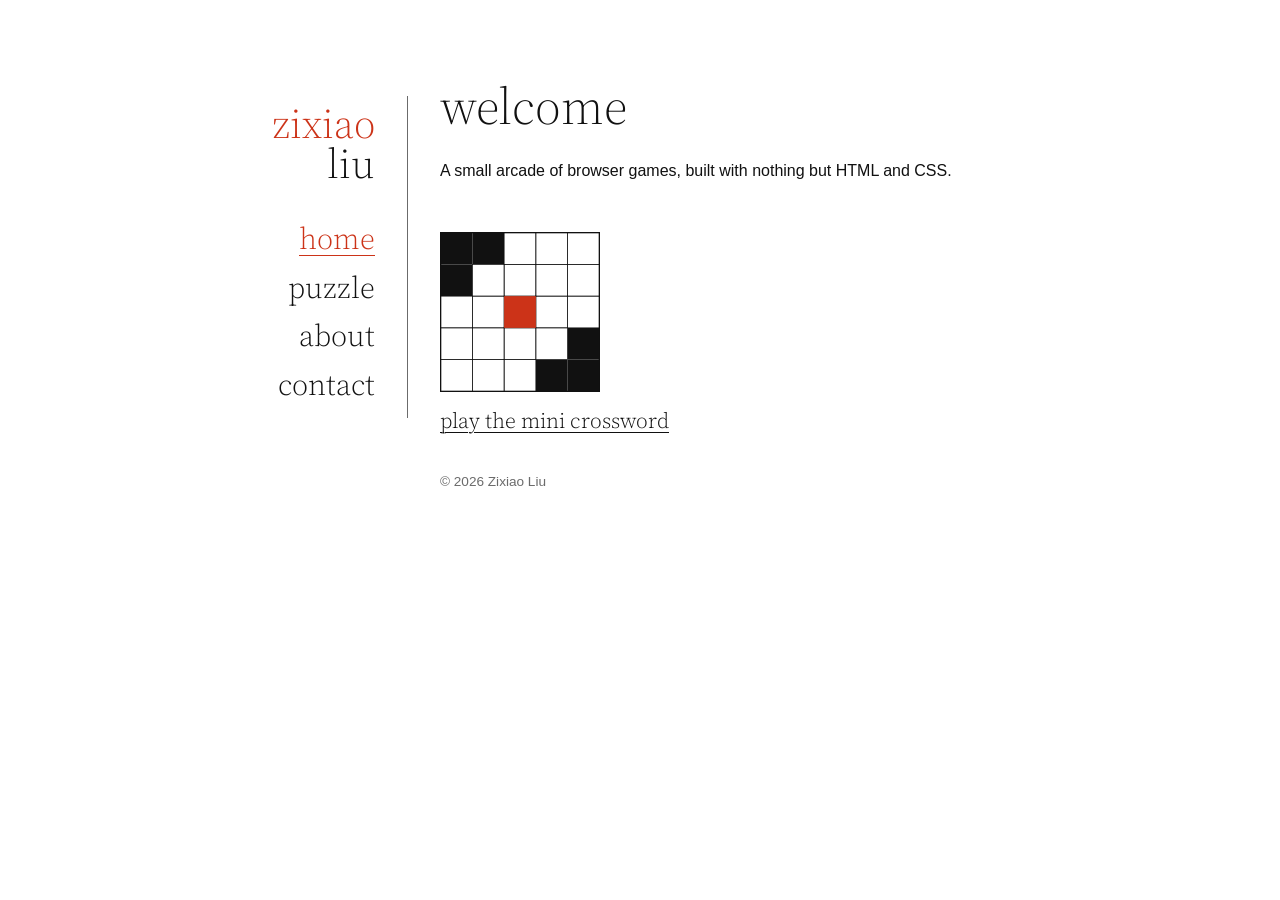
<file: index.html>
<!DOCTYPE html>
<html lang="en">
<head>
  <meta charset="utf-8">
  <meta name="viewport" content="width=device-width, initial-scale=1">
  <title>The Arcade | Zixiao Liu</title>
  <meta name="description" content="A small arcade of browser games by Zixiao Liu, built with HTML and CSS.">
  <link rel="icon" href="assets/icons/favicon.svg" type="image/svg+xml">
  <link rel="preconnect" href="https://fonts.googleapis.com">
  <link rel="preconnect" href="https://fonts.gstatic.com" crossorigin>
  <link rel="stylesheet" href="https://fonts.googleapis.com/css2?family=Source+Serif+4:opsz,wght@8..60,300;8..60,400&amp;display=swap">
  <link rel="stylesheet" href="styles/global.css">
  <link rel="stylesheet" href="home.css">
</head>
<body>
  <a class="skip-link" href="#main">Skip to main content</a>

  <header class="site-header">
    <a class="wordmark" href="index.html">
      <span class="wordmark__first">zixiao</span>
      <span>liu</span>
    </a>
    <nav class="site-nav" aria-label="Primary">
      <ul class="site-nav__list">
        <li><a class="site-nav__link" href="index.html" aria-current="page">home</a></li>
        <li><a class="site-nav__link" href="game/index.html">puzzle</a></li>
        <li><a class="site-nav__link" href="about/index.html">about</a></li>
        <li><a class="site-nav__link" href="contact/index.html">contact</a></li>
      </ul>
    </nav>
  </header>

  <main id="main">
    <h1 class="page-title">welcome</h1>
    <p>A small arcade of browser games, built with nothing but HTML and CSS.</p>
    <a class="home__play" href="game/index.html">
      <img class="home__preview" src="assets/images/crossword-preview.svg" width="240" height="240"
           alt="Preview of the five by five mini crossword grid.">
      <span>play the mini crossword</span>
    </a>
  </main>

  <footer class="site-footer">
    <p>© 2026 Zixiao Liu</p>
  </footer>
</body>
</html>
</file>
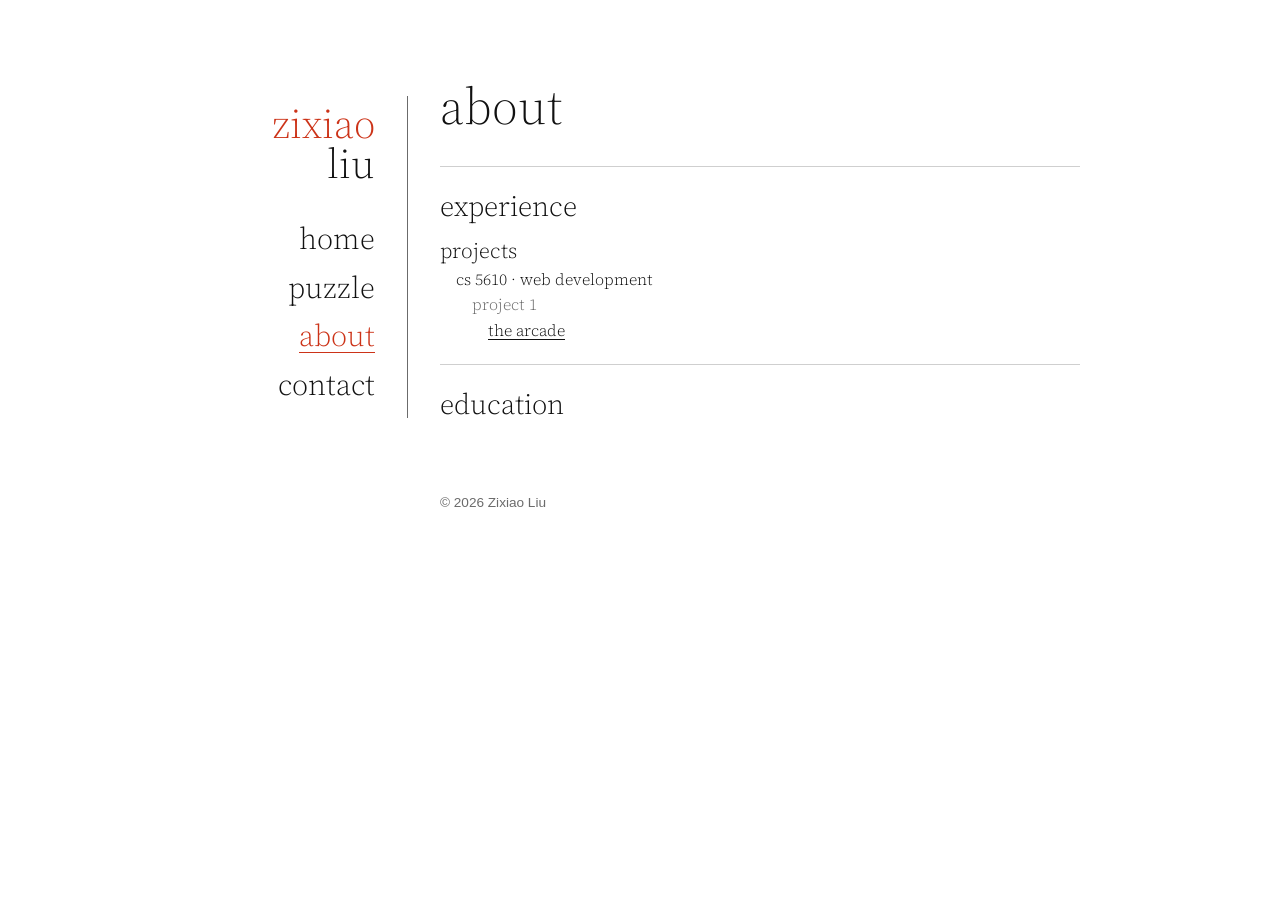
<file: about/index.html>
<!DOCTYPE html>
<html lang="en">
<head>
  <meta charset="utf-8">
  <meta name="viewport" content="width=device-width, initial-scale=1">
  <title>About | The Arcade | Zixiao Liu</title>
  <meta name="description" content="About Zixiao Liu.">
  <link rel="icon" href="../assets/icons/favicon.svg" type="image/svg+xml">
  <link rel="preconnect" href="https://fonts.googleapis.com">
  <link rel="preconnect" href="https://fonts.gstatic.com" crossorigin>
  <link rel="stylesheet" href="https://fonts.googleapis.com/css2?family=Source+Serif+4:opsz,wght@8..60,300;8..60,400&amp;display=swap">
  <link rel="stylesheet" href="../styles/global.css">
  <link rel="stylesheet" href="about.css">
</head>
<body>
  <a class="skip-link" href="#main">Skip to main content</a>

  <header class="site-header">
    <a class="wordmark" href="../index.html">
      <span class="wordmark__first">zixiao</span>
      <span>liu</span>
    </a>
    <nav class="site-nav" aria-label="Primary">
      <ul class="site-nav__list">
        <li><a class="site-nav__link" href="../index.html">home</a></li>
        <li><a class="site-nav__link" href="../game/index.html">puzzle</a></li>
        <li><a class="site-nav__link" href="../about/index.html" aria-current="page">about</a></li>
        <li><a class="site-nav__link" href="../contact/index.html">contact</a></li>
      </ul>
    </nav>
  </header>

  <main id="main">
    <h1 class="page-title">about</h1>
    <section class="about__section" aria-labelledby="experience-title">
      <h2 id="experience-title">experience</h2>
      <h3>projects</h3>
      <h4>cs 5610 · web development</h4>
      <h5>project 1</h5>
      <h6><a href="../index.html">the arcade</a></h6>
    </section>
    <section class="about__section" aria-labelledby="education-title">
      <h2 id="education-title">education</h2>
    </section>
  </main>

  <footer class="site-footer">
    <p>© 2026 Zixiao Liu</p>
  </footer>
</body>
</html>
</file>
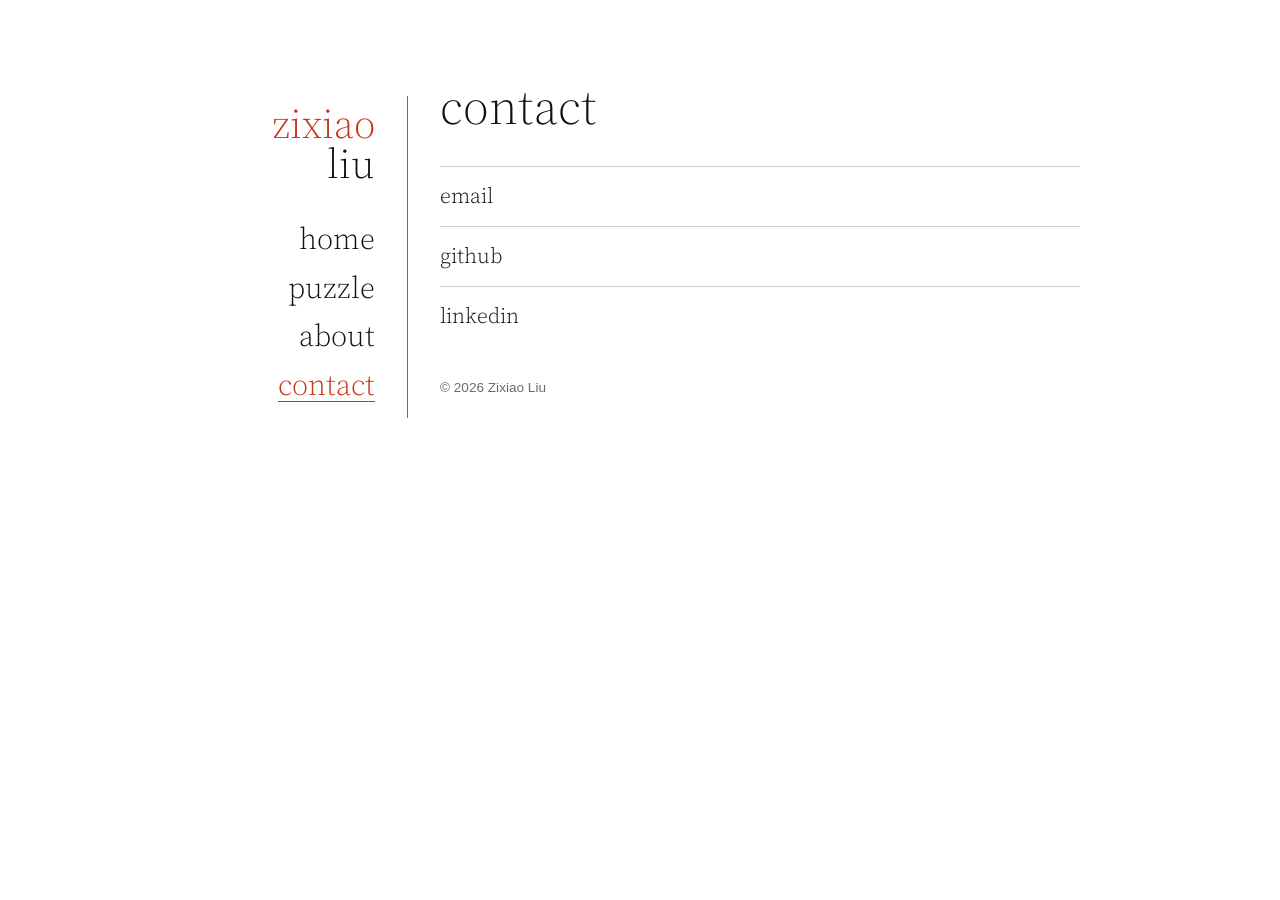
<file: contact/index.html>
<!DOCTYPE html>
<html lang="en">
<head>
  <meta charset="utf-8">
  <meta name="viewport" content="width=device-width, initial-scale=1">
  <title>Contact | The Arcade | Zixiao Liu</title>
  <meta name="description" content="How to reach Zixiao Liu.">
  <link rel="icon" href="../assets/icons/favicon.svg" type="image/svg+xml">
  <link rel="preconnect" href="https://fonts.googleapis.com">
  <link rel="preconnect" href="https://fonts.gstatic.com" crossorigin>
  <link rel="stylesheet" href="https://fonts.googleapis.com/css2?family=Source+Serif+4:opsz,wght@8..60,300;8..60,400&amp;display=swap">
  <link rel="stylesheet" href="../styles/global.css">
  <link rel="stylesheet" href="contact.css">
</head>
<body>
  <a class="skip-link" href="#main">Skip to main content</a>

  <header class="site-header">
    <a class="wordmark" href="../index.html">
      <span class="wordmark__first">zixiao</span>
      <span>liu</span>
    </a>
    <nav class="site-nav" aria-label="Primary">
      <ul class="site-nav__list">
        <li><a class="site-nav__link" href="../index.html">home</a></li>
        <li><a class="site-nav__link" href="../game/index.html">puzzle</a></li>
        <li><a class="site-nav__link" href="../about/index.html">about</a></li>
        <li><a class="site-nav__link" href="../contact/index.html" aria-current="page">contact</a></li>
      </ul>
    </nav>
  </header>

  <main id="main">
    <h1 class="page-title">contact</h1>
    <dl class="contact__list">
      <div class="contact__item">
        <dt>email</dt>
        <dd></dd>
      </div>
      <div class="contact__item">
        <dt>github</dt>
        <dd></dd>
      </div>
      <div class="contact__item">
        <dt>linkedin</dt>
        <dd></dd>
      </div>
    </dl>
  </main>

  <footer class="site-footer">
    <p>© 2026 Zixiao Liu</p>
  </footer>
</body>
</html>
</file>
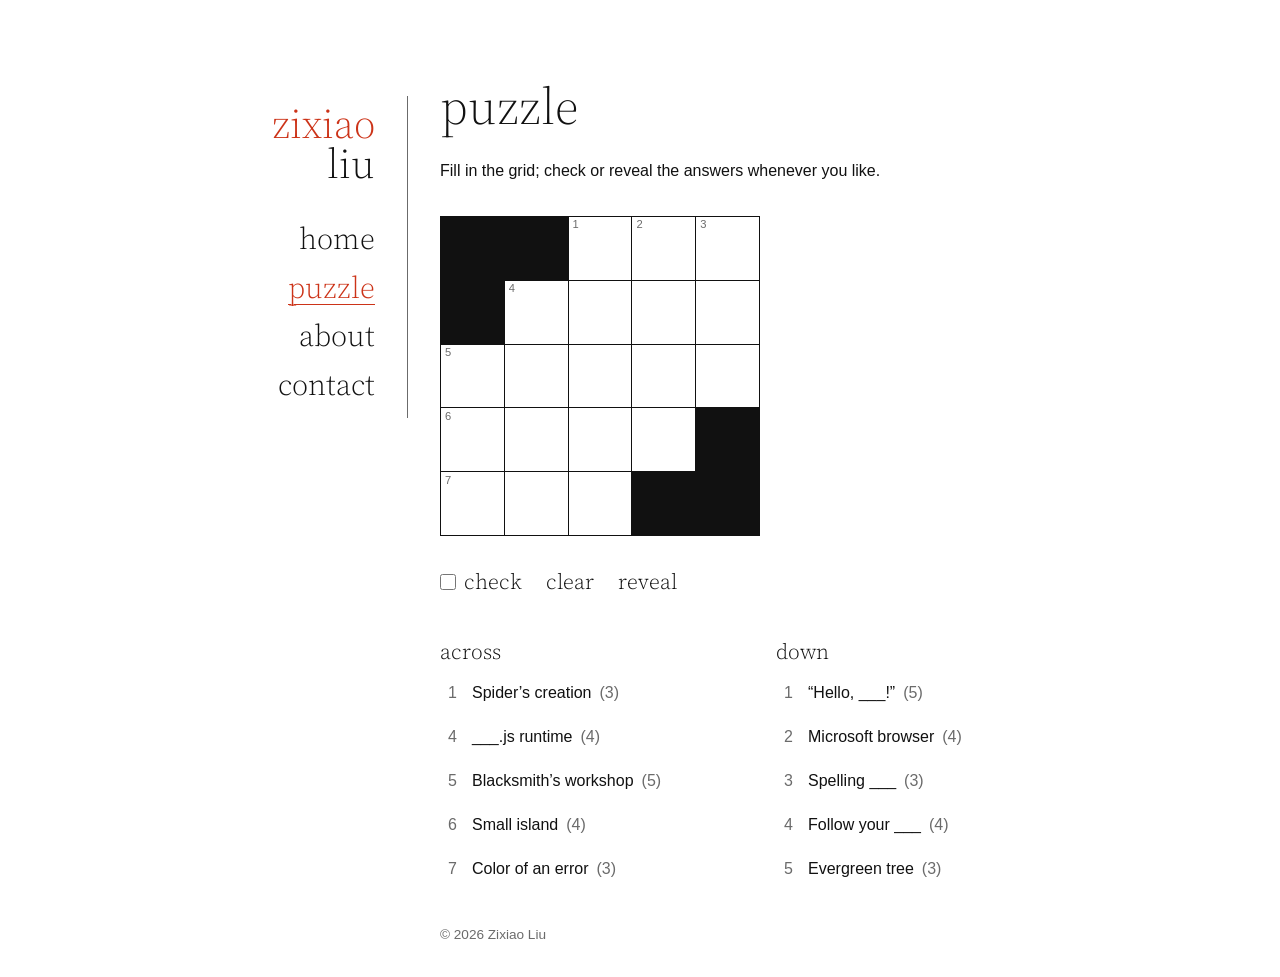
<file: game/index.html>
<!DOCTYPE html>
<html lang="en">
<head>
  <meta charset="utf-8">
  <meta name="viewport" content="width=device-width, initial-scale=1">
  <title>Puzzle | The Arcade | Zixiao Liu</title>
  <meta name="description" content="A playable 5×5 mini crossword built with only HTML and CSS.">
  <link rel="icon" href="../assets/icons/favicon.svg" type="image/svg+xml">
  <link rel="preconnect" href="https://fonts.googleapis.com">
  <link rel="preconnect" href="https://fonts.gstatic.com" crossorigin>
  <link rel="stylesheet" href="https://fonts.googleapis.com/css2?family=Source+Serif+4:opsz,wght@8..60,300;8..60,400&amp;display=swap">
  <link rel="stylesheet" href="../styles/global.css">
  <link rel="stylesheet" href="game.css">
</head>
<body>
  <a class="skip-link" href="#main">Skip to main content</a>

  <header class="site-header">
    <a class="wordmark" href="../index.html">
      <span class="wordmark__first">zixiao</span>
      <span>liu</span>
    </a>
    <nav class="site-nav" aria-label="Primary">
      <ul class="site-nav__list">
        <li><a class="site-nav__link" href="../index.html">home</a></li>
        <li><a class="site-nav__link" href="../game/index.html" aria-current="page">puzzle</a></li>
        <li><a class="site-nav__link" href="../about/index.html">about</a></li>
        <li><a class="site-nav__link" href="../contact/index.html">contact</a></li>
      </ul>
    </nav>
  </header>

  <main id="main">
    <h1 class="page-title">puzzle</h1>
    <p>Fill in the grid; check or reveal the answers whenever you like.</p>

    <form class="puzzle" aria-label="Mini crossword">
      <div class="board" role="group" aria-label="Crossword grid, 5 rows by 5 columns">
        <div class="cell cell--block"></div>
        <div class="cell cell--block"></div>
        <div class="cell" data-across="1" data-down="1">
          <span class="cell__number" aria-hidden="true">1</span>
          <input class="cell__input" id="r1c3" type="text" maxlength="1" pattern="[Ww]" placeholder=" " autocomplete="off" autocapitalize="characters" spellcheck="false" aria-label="Row 1, column 3: 1 Across, 1 Down" aria-describedby="clue-a1 clue-d1">
          <span class="cell__answer" aria-hidden="true">W</span>
        </div>
        <div class="cell" data-across="1" data-down="2">
          <span class="cell__number" aria-hidden="true">2</span>
          <input class="cell__input" id="r1c4" type="text" maxlength="1" pattern="[Ee]" placeholder=" " autocomplete="off" autocapitalize="characters" spellcheck="false" aria-label="Row 1, column 4: 1 Across, 2 Down" aria-describedby="clue-a1 clue-d2">
          <span class="cell__answer" aria-hidden="true">E</span>
        </div>
        <div class="cell" data-across="1" data-down="3">
          <span class="cell__number" aria-hidden="true">3</span>
          <input class="cell__input" id="r1c5" type="text" maxlength="1" pattern="[Bb]" placeholder=" " autocomplete="off" autocapitalize="characters" spellcheck="false" aria-label="Row 1, column 5: 1 Across, 3 Down" aria-describedby="clue-a1 clue-d3">
          <span class="cell__answer" aria-hidden="true">B</span>
        </div>
        <div class="cell cell--block"></div>
        <div class="cell" data-across="4" data-down="4">
          <span class="cell__number" aria-hidden="true">4</span>
          <input class="cell__input" id="r2c2" type="text" maxlength="1" pattern="[Nn]" placeholder=" " autocomplete="off" autocapitalize="characters" spellcheck="false" aria-label="Row 2, column 2: 4 Across, 4 Down" aria-describedby="clue-a4 clue-d4">
          <span class="cell__answer" aria-hidden="true">N</span>
        </div>
        <div class="cell" data-across="4" data-down="1">
          <input class="cell__input" id="r2c3" type="text" maxlength="1" pattern="[Oo]" placeholder=" " autocomplete="off" autocapitalize="characters" spellcheck="false" aria-label="Row 2, column 3: 4 Across, 1 Down" aria-describedby="clue-a4 clue-d1">
          <span class="cell__answer" aria-hidden="true">O</span>
        </div>
        <div class="cell" data-across="4" data-down="2">
          <input class="cell__input" id="r2c4" type="text" maxlength="1" pattern="[Dd]" placeholder=" " autocomplete="off" autocapitalize="characters" spellcheck="false" aria-label="Row 2, column 4: 4 Across, 2 Down" aria-describedby="clue-a4 clue-d2">
          <span class="cell__answer" aria-hidden="true">D</span>
        </div>
        <div class="cell" data-across="4" data-down="3">
          <input class="cell__input" id="r2c5" type="text" maxlength="1" pattern="[Ee]" placeholder=" " autocomplete="off" autocapitalize="characters" spellcheck="false" aria-label="Row 2, column 5: 4 Across, 3 Down" aria-describedby="clue-a4 clue-d3">
          <span class="cell__answer" aria-hidden="true">E</span>
        </div>
        <div class="cell" data-across="5" data-down="5">
          <span class="cell__number" aria-hidden="true">5</span>
          <input class="cell__input" id="r3c1" type="text" maxlength="1" pattern="[Ff]" placeholder=" " autocomplete="off" autocapitalize="characters" spellcheck="false" aria-label="Row 3, column 1: 5 Across, 5 Down" aria-describedby="clue-a5 clue-d5">
          <span class="cell__answer" aria-hidden="true">F</span>
        </div>
        <div class="cell" data-across="5" data-down="4">
          <input class="cell__input" id="r3c2" type="text" maxlength="1" pattern="[Oo]" placeholder=" " autocomplete="off" autocapitalize="characters" spellcheck="false" aria-label="Row 3, column 2: 5 Across, 4 Down" aria-describedby="clue-a5 clue-d4">
          <span class="cell__answer" aria-hidden="true">O</span>
        </div>
        <div class="cell" data-across="5" data-down="1">
          <input class="cell__input" id="r3c3" type="text" maxlength="1" pattern="[Rr]" placeholder=" " autocomplete="off" autocapitalize="characters" spellcheck="false" aria-label="Row 3, column 3: 5 Across, 1 Down" aria-describedby="clue-a5 clue-d1">
          <span class="cell__answer" aria-hidden="true">R</span>
        </div>
        <div class="cell" data-across="5" data-down="2">
          <input class="cell__input" id="r3c4" type="text" maxlength="1" pattern="[Gg]" placeholder=" " autocomplete="off" autocapitalize="characters" spellcheck="false" aria-label="Row 3, column 4: 5 Across, 2 Down" aria-describedby="clue-a5 clue-d2">
          <span class="cell__answer" aria-hidden="true">G</span>
        </div>
        <div class="cell" data-across="5" data-down="3">
          <input class="cell__input" id="r3c5" type="text" maxlength="1" pattern="[Ee]" placeholder=" " autocomplete="off" autocapitalize="characters" spellcheck="false" aria-label="Row 3, column 5: 5 Across, 3 Down" aria-describedby="clue-a5 clue-d3">
          <span class="cell__answer" aria-hidden="true">E</span>
        </div>
        <div class="cell" data-across="6" data-down="5">
          <span class="cell__number" aria-hidden="true">6</span>
          <input class="cell__input" id="r4c1" type="text" maxlength="1" pattern="[Ii]" placeholder=" " autocomplete="off" autocapitalize="characters" spellcheck="false" aria-label="Row 4, column 1: 6 Across, 5 Down" aria-describedby="clue-a6 clue-d5">
          <span class="cell__answer" aria-hidden="true">I</span>
        </div>
        <div class="cell" data-across="6" data-down="4">
          <input class="cell__input" id="r4c2" type="text" maxlength="1" pattern="[Ss]" placeholder=" " autocomplete="off" autocapitalize="characters" spellcheck="false" aria-label="Row 4, column 2: 6 Across, 4 Down" aria-describedby="clue-a6 clue-d4">
          <span class="cell__answer" aria-hidden="true">S</span>
        </div>
        <div class="cell" data-across="6" data-down="1">
          <input class="cell__input" id="r4c3" type="text" maxlength="1" pattern="[Ll]" placeholder=" " autocomplete="off" autocapitalize="characters" spellcheck="false" aria-label="Row 4, column 3: 6 Across, 1 Down" aria-describedby="clue-a6 clue-d1">
          <span class="cell__answer" aria-hidden="true">L</span>
        </div>
        <div class="cell" data-across="6" data-down="2">
          <input class="cell__input" id="r4c4" type="text" maxlength="1" pattern="[Ee]" placeholder=" " autocomplete="off" autocapitalize="characters" spellcheck="false" aria-label="Row 4, column 4: 6 Across, 2 Down" aria-describedby="clue-a6 clue-d2">
          <span class="cell__answer" aria-hidden="true">E</span>
        </div>
        <div class="cell cell--block"></div>
        <div class="cell" data-across="7" data-down="5">
          <span class="cell__number" aria-hidden="true">7</span>
          <input class="cell__input" id="r5c1" type="text" maxlength="1" pattern="[Rr]" placeholder=" " autocomplete="off" autocapitalize="characters" spellcheck="false" aria-label="Row 5, column 1: 7 Across, 5 Down" aria-describedby="clue-a7 clue-d5">
          <span class="cell__answer" aria-hidden="true">R</span>
        </div>
        <div class="cell" data-across="7" data-down="4">
          <input class="cell__input" id="r5c2" type="text" maxlength="1" pattern="[Ee]" placeholder=" " autocomplete="off" autocapitalize="characters" spellcheck="false" aria-label="Row 5, column 2: 7 Across, 4 Down" aria-describedby="clue-a7 clue-d4">
          <span class="cell__answer" aria-hidden="true">E</span>
        </div>
        <div class="cell" data-across="7" data-down="1">
          <input class="cell__input" id="r5c3" type="text" maxlength="1" pattern="[Dd]" placeholder=" " autocomplete="off" autocapitalize="characters" spellcheck="false" aria-label="Row 5, column 3: 7 Across, 1 Down" aria-describedby="clue-a7 clue-d1">
          <span class="cell__answer" aria-hidden="true">D</span>
        </div>
        <div class="cell cell--block"></div>
        <div class="cell cell--block"></div>
      </div>

      <p class="puzzle__solved" role="status">solved.</p>

      <div class="puzzle__controls">
        <label class="control">
          <input class="control__checkbox" id="check-answers" type="checkbox">
          check
        </label>
        <button class="control" type="reset">clear</button>
        <details class="reveal">
          <summary class="control">reveal</summary>
          <p class="reveal__key">Across: web, node, forge, isle, red. Down: world, edge, bee, nose, fir.</p>
        </details>
      </div>

      <section class="clues" aria-labelledby="clues-title">
        <h2 id="clues-title" class="visually-hidden">Clues</h2>
        <div class="clues__group">
          <h3>across</h3>
          <ul class="clue-list">
          <li class="clue" id="clue-a1"><label class="clue__label" for="r1c3"><span class="clue__number">1</span> Spider’s creation <span class="clue__length">(3)</span></label></li>
          <li class="clue" id="clue-a4"><label class="clue__label" for="r2c2"><span class="clue__number">4</span> ___.js runtime <span class="clue__length">(4)</span></label></li>
          <li class="clue" id="clue-a5"><label class="clue__label" for="r3c1"><span class="clue__number">5</span> Blacksmith’s workshop <span class="clue__length">(5)</span></label></li>
          <li class="clue" id="clue-a6"><label class="clue__label" for="r4c1"><span class="clue__number">6</span> Small island <span class="clue__length">(4)</span></label></li>
          <li class="clue" id="clue-a7"><label class="clue__label" for="r5c1"><span class="clue__number">7</span> Color of an error <span class="clue__length">(3)</span></label></li>
          </ul>
        </div>
        <div class="clues__group">
          <h3>down</h3>
          <ul class="clue-list">
          <li class="clue" id="clue-d1"><label class="clue__label" for="r1c3"><span class="clue__number">1</span> “Hello, ___!” <span class="clue__length">(5)</span></label></li>
          <li class="clue" id="clue-d2"><label class="clue__label" for="r1c4"><span class="clue__number">2</span> Microsoft browser <span class="clue__length">(4)</span></label></li>
          <li class="clue" id="clue-d3"><label class="clue__label" for="r1c5"><span class="clue__number">3</span> Spelling ___ <span class="clue__length">(3)</span></label></li>
          <li class="clue" id="clue-d4"><label class="clue__label" for="r2c2"><span class="clue__number">4</span> Follow your ___ <span class="clue__length">(4)</span></label></li>
          <li class="clue" id="clue-d5"><label class="clue__label" for="r3c1"><span class="clue__number">5</span> Evergreen tree <span class="clue__length">(3)</span></label></li>
          </ul>
        </div>
      </section>
    </form>
  </main>

  <footer class="site-footer">
    <p>© 2026 Zixiao Liu</p>
  </footer>
</body>
</html>
</file>
<file: styles/global.css>
/* ==========================================================================
   The Arcade — shared styles
   ========================================================================== */

:root {
  /* Colour: white, one ink, one grey, one red */
  --color-bg: #ffffff;
  --color-ink: #111111;
  --color-muted: #6b6b6b;
  --color-line: #cfcfcf;
  --color-wash: #f4f4f4;
  --color-accent: #cc3318;
  --color-accent-wash: #fdeeeb;
  --color-success: #1d7a3e;
  --color-success-wash: #eaf5ee;
  --color-error: #b42b16;

  /* Type */
  --font-serif: "Source Serif 4", Palatino, "Palatino Linotype", Georgia, serif;
  --font-sans: "Helvetica Neue", Helvetica, Arial, sans-serif;

  --step--1: 0.85rem;
  --step-0: 1rem;
  --step-1: 1.35rem;
  --step-2: 1.8rem;
  --step-3: clamp(2.4rem, 1.8rem + 2.5vw, 3.2rem);

  /* Spacing */
  --space-1: 0.25rem;
  --space-2: 0.5rem;
  --space-3: 0.75rem;
  --space-4: 1rem;
  --space-5: 1.5rem;
  --space-6: 2rem;
  --space-7: 3rem;
  --space-8: 6rem;

  /* Layout */
  --measure: 34rem;
  --sidebar-width: 13rem;
  --tap-target: 2.75rem;
  --mobile-nav-height: 3.5rem;
  --transition: 150ms ease-out;
}

/* --------------------------------------------------------------------------
   Base
   -------------------------------------------------------------------------- */

*,
*::before,
*::after {
  box-sizing: border-box;
}

body {
  margin: 0;
  padding: 0 var(--space-4) calc(var(--mobile-nav-height) + env(safe-area-inset-bottom, 0px));
  background-color: var(--color-bg);
  color: var(--color-ink);
  font-family: var(--font-sans);
  font-size: var(--step-0);
  line-height: 1.6;
}

h1,
h2,
h3,
h4,
h5,
h6 {
  margin: 0;
  font-family: var(--font-serif);
  font-weight: 300;
  line-height: 1.1;
}

h1 {
  font-size: var(--step-3);
}

h2 {
  font-size: var(--step-2);
}

h3 {
  font-size: var(--step-1);
}

h4,
h5,
h6 {
  font-size: var(--step-0);
}

h5,
h6 {
  color: var(--color-muted);
}

p {
  margin: 0;
  max-width: var(--measure);
}

ul,
ol,
dl,
dd {
  margin: 0;
  padding: 0;
}

img {
  display: block;
  max-width: 100%;
  height: auto;
}

a {
  color: var(--color-ink);
  text-decoration-thickness: 1px;
  text-underline-offset: 0.2em;
  transition: color var(--transition);
}

a:hover {
  color: var(--color-accent);
}

::selection {
  background-color: var(--color-accent-wash);
}

:focus-visible {
  outline: 2px solid var(--color-accent);
  outline-offset: 3px;
}

.visually-hidden {
  position: absolute;
  width: 1px;
  height: 1px;
  overflow: hidden;
  clip-path: inset(50%);
  white-space: nowrap;
}

.skip-link {
  position: absolute;
  top: var(--space-2);
  left: var(--space-2);
  z-index: 100;
  padding: var(--space-2) var(--space-3);
  background-color: var(--color-ink);
  color: var(--color-bg);
  transform: translateY(-200%);
  transition: transform var(--transition);
}

.skip-link:focus-visible {
  transform: translateY(0);
  color: var(--color-bg);
}

/* --------------------------------------------------------------------------
   Page layout — mobile first: name on top, nav fixed to the bottom
   -------------------------------------------------------------------------- */

.site-header {
  position: sticky;
  top: 0;
  z-index: 10;
  margin-inline: calc(-1 * var(--space-4));
  padding: var(--space-3) var(--space-4);
  background-color: var(--color-bg);
  border-bottom: 1px solid var(--color-line);
}

.wordmark {
  display: inline-flex;
  flex-wrap: wrap;
  column-gap: 0.3em;
  font-family: var(--font-serif);
  font-size: var(--step-1);
  font-weight: 300;
  line-height: 0.95;
  text-decoration: none;
}

.wordmark__first {
  color: var(--color-accent);
}

.wordmark:hover {
  color: var(--color-ink);
}

.site-nav__list {
  position: fixed;
  right: 0;
  bottom: 0;
  left: 0;
  display: flex;
  padding-bottom: env(safe-area-inset-bottom, 0px);
  list-style: none;
  background-color: var(--color-bg);
  border-top: 1px solid var(--color-line);
}

.site-nav__list li {
  flex: 1;
}

.site-nav__link {
  display: flex;
  align-items: center;
  justify-content: center;
  min-height: var(--mobile-nav-height);
  font-family: var(--font-serif);
  font-size: 1.15rem;
  font-weight: 300;
  text-decoration: none;
}

.site-nav__link:focus-visible {
  outline-offset: -4px;
}

/* Current page: red and underlined */
.site-nav__link[aria-current="page"] {
  color: var(--color-accent);
  text-decoration: underline;
  text-decoration-thickness: 1px;
}

main {
  padding-block: var(--space-6);
}

.page-title {
  margin-bottom: var(--space-5);
}

.site-footer {
  padding-block: var(--space-6);
  color: var(--color-muted);
  font-size: var(--step--1);
}

@media (min-width: 48rem) {
  body {
    display: grid;
    grid-template-columns:
      minmax(0, 1fr)
      var(--sidebar-width)
      minmax(0, 40rem)
      minmax(0, 1fr);
    grid-template-rows: auto 1fr;
    column-gap: var(--space-6);
    min-height: 100vh;
    padding: var(--space-8) var(--space-6) 0;
  }

  .site-header {
    position: sticky;
    top: var(--space-8);
    grid-column: 2;
    grid-row: 1 / span 2;
    align-self: start;
    display: flex;
    flex-direction: column;
    align-items: flex-end;
    gap: var(--space-6);
    margin: 0;
    padding: var(--space-2) var(--space-6) var(--space-2) 0;
    border-bottom: 0;
    border-right: 1px solid var(--color-muted);
    text-align: right;
  }

  .wordmark {
    flex-direction: column;
    font-size: 2.6rem;
  }

  .site-nav__list {
    position: static;
    flex-direction: column;
    align-items: flex-end;
    padding: 0;
    border-top: 0;
  }

  .site-nav__link {
    justify-content: flex-end;
    min-height: var(--tap-target);
    font-size: 1.9rem;
  }

  .site-nav__link:focus-visible {
    outline-offset: 2px;
  }

  main,
  .site-footer {
    grid-column: 3;
  }

  main {
    padding-block: 0;
  }

  .page-title {
    margin-top: -0.35em;
  }
}

@media (prefers-reduced-motion: reduce) {
  *,
  *::before,
  *::after {
    transition-duration: 0.01ms !important;
  }
}
</file>
<file: home.css>
/* Landing page */

.home__play {
  display: inline-flex;
  flex-direction: column;
  gap: var(--space-3);
  margin-top: var(--space-7);
  font-family: var(--font-serif);
  font-size: var(--step-1);
  font-weight: 300;
}

.home__preview {
  width: 10rem;
  transition: transform var(--transition);
}

.home__play:hover .home__preview {
  transform: translateY(-3px);
}
</file>
<file: about/about.css>
/* About page */

.about__section {
  padding-block: var(--space-5);
  border-top: 1px solid var(--color-line);
}

.about__section:first-of-type {
  margin-top: var(--space-6);
}

/* Nested outline: each level steps in a little */
.about__section h2 {
  margin-bottom: var(--space-4);
}

.about__section h3,
.about__section h4,
.about__section h5,
.about__section h6 {
  margin-top: var(--space-2);
}

.about__section h4 {
  padding-left: var(--space-4);
}

.about__section h5 {
  padding-left: var(--space-6);
}

.about__section h6 {
  padding-left: calc(var(--space-6) + var(--space-4));
}
</file>
<file: contact/contact.css>
/* Contact page */

.contact__list {
  display: flex;
  flex-direction: column;
  margin-top: var(--space-6);
}

.contact__item {
  display: grid;
  grid-template-columns: 7rem 1fr;
  gap: var(--space-4);
  padding-block: var(--space-3);
  border-top: 1px solid var(--color-line);
}

.contact__item dt {
  font-family: var(--font-serif);
  font-size: var(--step-1);
  font-weight: 300;
}
</file>
<file: game/game.css>
/* Puzzle page */

.puzzle {
  display: flex;
  flex-direction: column;
  gap: var(--space-5);
  margin-top: var(--space-6);
}

/* --------------------------------------------------------------------------
   Grid — the dark board shows through 1px gaps as the rule lines
   -------------------------------------------------------------------------- */

.board {
  display: grid;
  grid-template-columns: repeat(5, 1fr);
  gap: 1px;
  width: min(100%, 20rem);
  border: 1px solid var(--color-ink);
  background-color: var(--color-ink);
}

.cell {
  position: relative;
  min-width: var(--tap-target);
  aspect-ratio: 1;
  background-color: var(--color-bg);
  transition: background-color var(--transition);
}

.cell--block {
  background-color: var(--color-ink);
}

.cell__number {
  position: absolute;
  top: 0.15rem;
  left: 0.25rem;
  z-index: 2;
  color: var(--color-muted);
  font-size: 0.7rem;
  line-height: 1;
  pointer-events: none;
}

.cell__input {
  display: block;
  width: 100%;
  height: 100%;
  margin: 0;
  padding: 0.3em 0 0;
  border: 0;
  border-radius: 0;
  background-color: transparent;
  color: var(--color-ink);
  caret-color: var(--color-accent);
  font-family: var(--font-serif);
  font-size: 1.6rem;
  font-weight: 400;
  line-height: 1;
  text-align: center;
  text-transform: uppercase;
}

.cell__input:focus-visible {
  outline: 2px solid var(--color-accent);
  outline-offset: -2px;
  background-color: var(--color-accent-wash);
}

/* Answer letters, shown while "reveal" is open */
.cell__answer {
  position: absolute;
  inset: 0;
  display: grid;
  place-items: center;
  padding-top: 0.3em;
  background-color: var(--color-bg);
  color: var(--color-accent);
  font-family: var(--font-serif);
  font-size: 1.6rem;
  line-height: 1;
  opacity: 0;
  visibility: hidden;
  pointer-events: none;
  transition: opacity var(--transition), visibility var(--transition);
}

.puzzle:has(.reveal[open]) .cell__answer {
  opacity: 1;
  visibility: visible;
}

/* Highlight the across word and both clues of the focused square */
.puzzle:has([data-across="1"] .cell__input:focus) [data-across="1"],
.puzzle:has([data-across="4"] .cell__input:focus) [data-across="4"],
.puzzle:has([data-across="5"] .cell__input:focus) [data-across="5"],
.puzzle:has([data-across="6"] .cell__input:focus) [data-across="6"],
.puzzle:has([data-across="7"] .cell__input:focus) [data-across="7"] {
  background-color: var(--color-wash);
}

.puzzle:has([data-across="1"] .cell__input:focus) #clue-a1,
.puzzle:has([data-across="4"] .cell__input:focus) #clue-a4,
.puzzle:has([data-across="5"] .cell__input:focus) #clue-a5,
.puzzle:has([data-across="6"] .cell__input:focus) #clue-a6,
.puzzle:has([data-across="7"] .cell__input:focus) #clue-a7,
.puzzle:has([data-down="1"] .cell__input:focus) #clue-d1,
.puzzle:has([data-down="2"] .cell__input:focus) #clue-d2,
.puzzle:has([data-down="3"] .cell__input:focus) #clue-d3,
.puzzle:has([data-down="4"] .cell__input:focus) #clue-d4,
.puzzle:has([data-down="5"] .cell__input:focus) #clue-d5 {
  background-color: var(--color-accent-wash);
}

/* --------------------------------------------------------------------------
   Check — each input's pattern attribute holds its answer
   -------------------------------------------------------------------------- */

.puzzle:has(#check-answers:checked) .cell__input:not(:placeholder-shown):valid {
  color: var(--color-success);
}

.puzzle:has(#check-answers:checked) .cell__input:invalid {
  color: var(--color-error);
  text-decoration: line-through;
  text-decoration-thickness: 1px;
}

.puzzle:has(#check-answers:checked) .cell:has(.cell__input:not(:placeholder-shown):valid)::after,
.puzzle:has(#check-answers:checked) .cell:has(.cell__input:invalid)::after {
  position: absolute;
  right: 0.2rem;
  bottom: 0.1rem;
  font-size: 0.7rem;
  line-height: 1;
  pointer-events: none;
}

.puzzle:has(#check-answers:checked) .cell:has(.cell__input:not(:placeholder-shown):valid)::after {
  content: "✓";
  content: "✓" / "";
  color: var(--color-success);
}

.puzzle:has(#check-answers:checked) .cell:has(.cell__input:invalid)::after {
  content: "✗";
  content: "✗" / "";
  color: var(--color-error);
}

/* Solved: nothing empty, nothing wrong */
.puzzle__solved {
  display: none;
  color: var(--color-success);
  font-family: var(--font-serif);
  font-size: var(--step-1);
}

.board:not(:has(.cell__input:placeholder-shown)):not(:has(.cell__input:invalid)) ~ .puzzle__solved {
  display: block;
}

/* --------------------------------------------------------------------------
   Controls — plain words, like the nav
   -------------------------------------------------------------------------- */

.puzzle__controls {
  display: flex;
  flex-wrap: wrap;
  align-items: center;
  gap: var(--space-1) var(--space-5);
}

.control {
  display: inline-flex;
  align-items: center;
  gap: var(--space-2);
  min-height: var(--tap-target);
  padding: 0;
  border: 0;
  background: none;
  color: var(--color-ink);
  font-family: var(--font-serif);
  font-size: var(--step-1);
  font-weight: 300;
  cursor: pointer;
  transition: color var(--transition);
}

.control:hover {
  color: var(--color-accent);
}

.control__checkbox {
  width: 1rem;
  height: 1rem;
  margin: 0;
  accent-color: var(--color-accent);
}

.control:has(.control__checkbox:checked),
.reveal[open] > .control {
  color: var(--color-accent);
  text-decoration: underline;
  text-decoration-thickness: 1px;
  text-underline-offset: 0.2em;
}

.reveal > summary {
  list-style: none;
}

.reveal > summary::-webkit-details-marker {
  display: none;
}

/* The written key is for screen readers; sighted players see the grid fill in */
.reveal__key {
  position: absolute;
  width: 1px;
  height: 1px;
  overflow: hidden;
  clip-path: inset(50%);
  white-space: nowrap;
}

/* --------------------------------------------------------------------------
   Clues
   -------------------------------------------------------------------------- */

.clues {
  display: grid;
  gap: var(--space-5);
  margin-top: var(--space-3);
}

@media (min-width: 30rem) {
  .clues {
    grid-template-columns: repeat(2, minmax(0, 1fr));
    gap: var(--space-6);
  }
}

.clues__group h3 {
  margin-bottom: var(--space-2);
}

.clue-list {
  list-style: none;
}

.clue {
  transition: background-color var(--transition);
}

.clue__label {
  display: flex;
  align-items: baseline;
  gap: var(--space-2);
  min-height: var(--tap-target);
  padding: var(--space-2) var(--space-2);
  cursor: pointer;
}

.clue__label:hover {
  color: var(--color-accent);
}

.clue__number {
  min-width: 1rem;
  color: var(--color-muted);
}

.clue__length {
  color: var(--color-muted);
}
</file>
